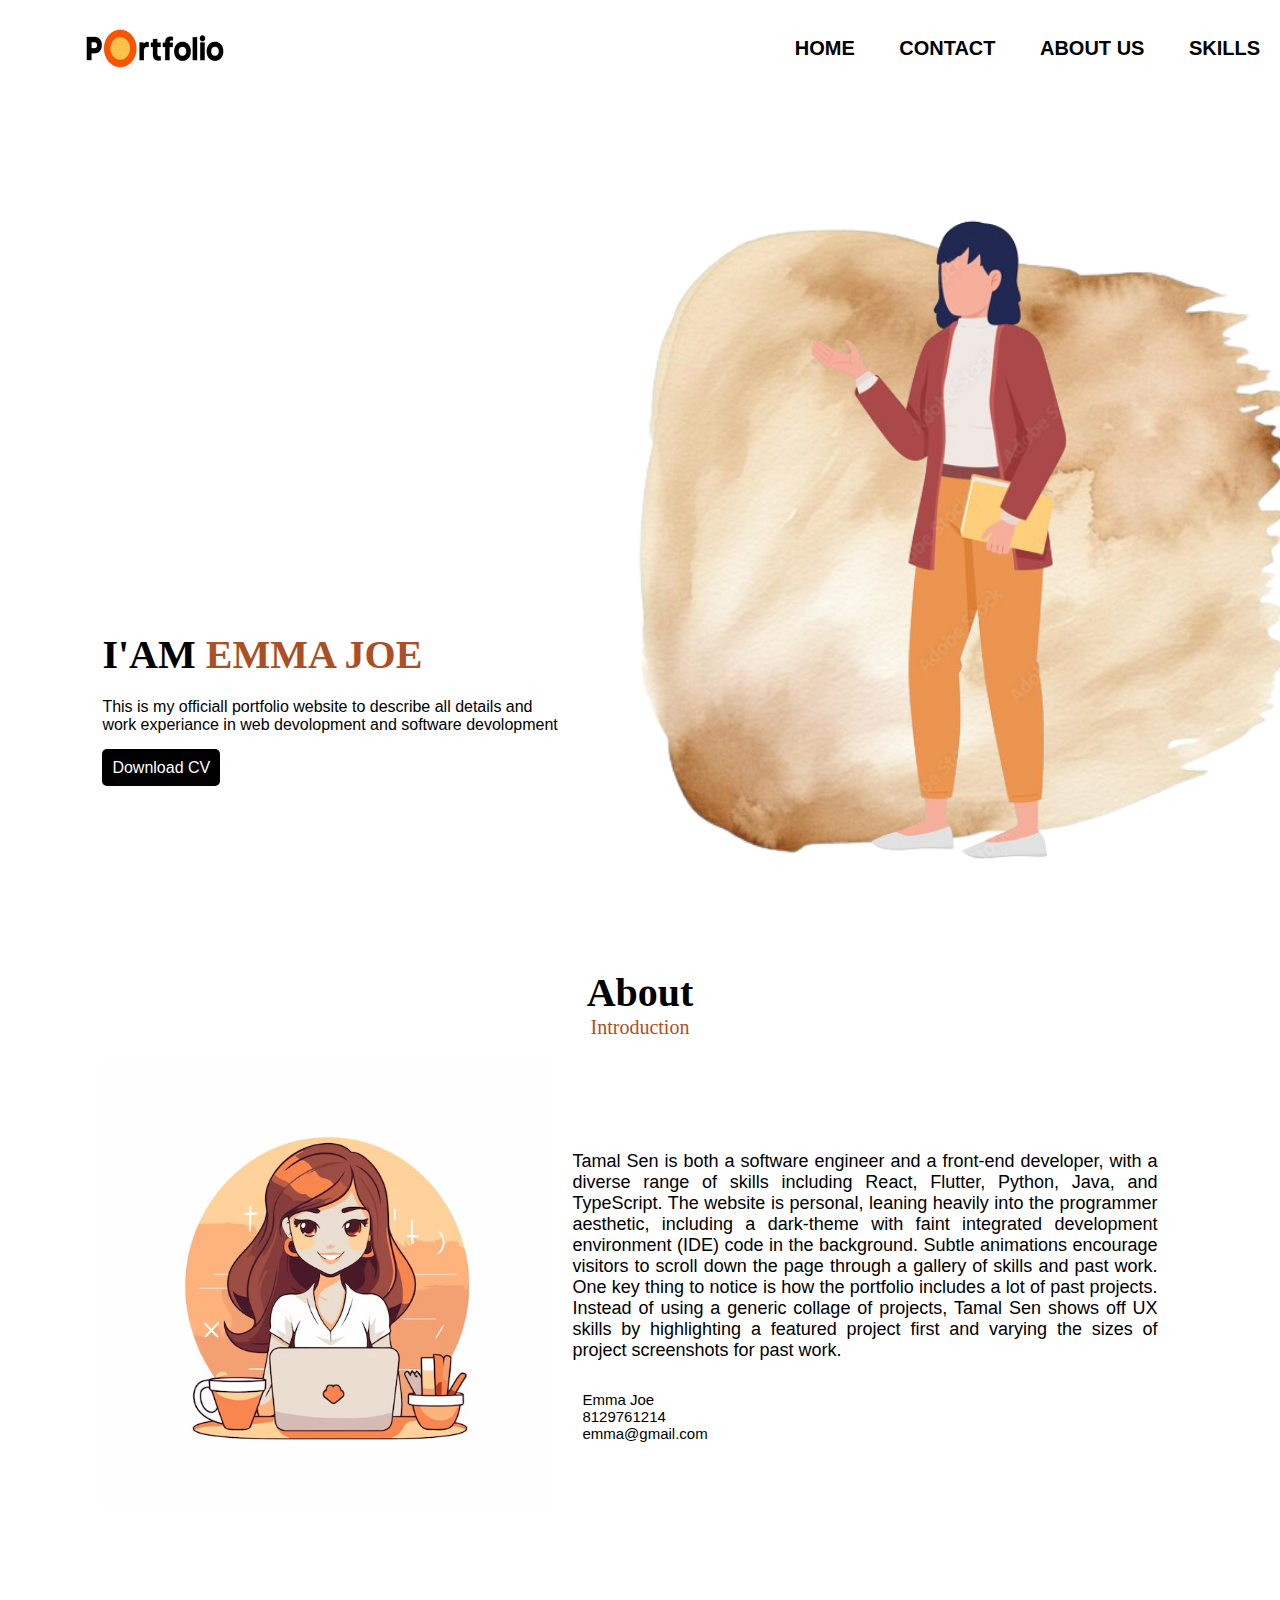
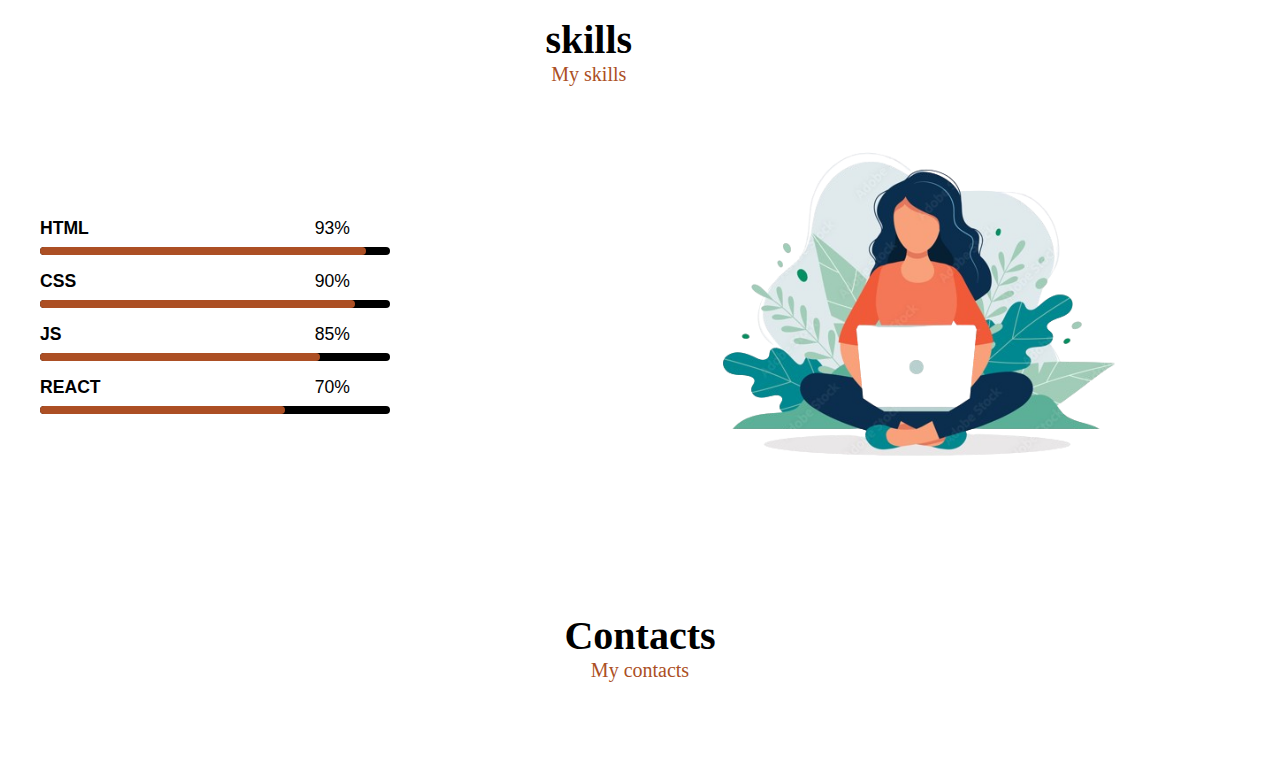
<file: index.html>
<!DOCTYPE html>
<html lang="en">
<head>
    <meta charset="UTF-8">
    <meta name="viewport" content="width=device-width, initial-scale=1.0">
    <title>Document</title>
    <link rel="stylesheet" href="./portfolio.css">
    <link rel="stylesheet" href="https://cdnjs.cloudflare.com/ajax/libs/font-awesome/6.6.0/css/all.min.css" integrity="sha512-Kc323vGBEqzTmouAECnVceyQqyqdsSiqLQISBL29aUW4U/M7pSPA/gEUZQqv1cwx4OnYxTxve5UMg5GT6L4JJg==" crossorigin="anonymous" referrerpolicy="no-referrer" />
    <link rel="preconnect" href="https://fonts.googleapis.com">
<link rel="preconnect" href="https://fonts.gstatic.com" crossorigin>
<link href="https://fonts.googleapis.com/css2?family=Poppins:ital,wght@0,100;0,200;0,300;0,400;0,500;0,600;0,700;0,800;0,900;1,100;1,200;1,300;1,400;1,500;1,600;1,700;1,800;1,900&display=swap" rel="stylesheet">
</head>
<body>
    <div id="container">
        <nav>
            <img class="logo" src="./images/Portfolio.hu_full_logo-removebg-preview.png" class="logo" alt="Refresh again">
            <ul>

               
                    <li class="list-items"><a class="links" href="">HOME</a></li>
                     <li class="list-items"><a class="links" href="">CONTACT</a></li>
                    <li class="list-items"><a class="links" href="">ABOUT US</a></li>
                    <li class="list-items"><a class="links" href="">SKILLS</a></l>
             </ul>
        </nav>

    </div>
    <section id="home">

        <div class="home-content">
        <h1 id="uname">I'AM <span id="lname">EMMA JOE</span></h1>    
        <p id="user-details">This is my officiall portfolio website to describe all details and <br> work experiance in web devolopment and software devolopment </p>
        <a class="dwlnd" href="./resume.pdf">Download CV</a>
        </div>
        <div class="home-images">
            <img class="group1" id="shape" src="./images/there-is-brown-watercolor-stain-white-background-generative-ai_1034044-49418-removebg-preview.png" alt="">
<img class="group1" id="girl" src="./images/1000_F_502943838_eI94KMybQuxjv21UvLv7tsp8v0pQPo2c-removebg-preview.png" alt="">



        </div>

        <div id="about">
<div class="section-head">
    <h3 class="main-head">About</h3>
    <span class="sub-head">Introduction</span>


</div>
<div class="about-body">

    <div id="about-image">
        <img src="./images/young-woman-working-laptop-home-vector-illustration-cartoon-style_1142-88485.avif" alt="">


    </div>
  <div id="about-content">

    <P id="details">Tamal Sen is both a software engineer and a front-end developer, with a diverse range of skills including React, Flutter, Python, Java, and TypeScript.

        The website is personal, leaning heavily into the programmer aesthetic, including a dark-theme with faint integrated development environment (IDE) code in the background. Subtle animations encourage visitors to scroll down the page through a gallery of skills and past work.
        
        One key thing to notice is how the portfolio includes a lot of past projects. Instead of using a generic collage of projects, Tamal Sen shows off UX skills by highlighting a featured project first and varying the sizes of project screenshots for past work.  </P>

        <div class="information">
        <div class="info-box">
            <i class="fa-solid fa-user"></i><span>Emma Joe</span>
            


        


        </div>
        <div class="info-box">
            <i class="fa-solid fa-phone"></i><span>8129761214</span>

        </div>
        <div class="info-box">
            <i class="fa-solid fa-envelope"></i><span>emma@gmail.com</span>
            


        


        </div>


        </div>


  </div>
</div>
</div>






    <!-- skill -->
     <div id="skills">
        <div class="section-head">
            <h3 class="main-head">skills</h3>
            <span class="sub-head">My skills</span>

        </div>
        <div class="skill-content">
            <div class="progress-bar">
                <!-- html bar -->
                <div class="bar">
                    <h3 class="bar-head">HTML</h3>
                    <span class="bar-percent">93%</span>
                    
                    <div class="base-bar"></div>
                    <div class="base-bar html-bar"></div>

                </div>
                <div class="bar">
                    <h3 class="bar-head">CSS</h3>
                    <span class="bar-percent">90%</span>
                    
                    <div class="base-bar"></div>
                    <div class="base-bar css-bar"></div>

                </div>
                <div class="bar">
                    <h3 class="bar-head">JS</h3>
                    <span class="bar-percent">85%</span>
                    
                    <div class="base-bar"></div>
                    <div class="base-bar js-bar"></div>

                </div>
                <div class="bar">
                    <h3 class="bar-head">REACT</h3>
                    <span class="bar-percent">70%</span>
                    
                    <div class="base-bar"></div>
                    <div class="base-bar react-bar"></div>

                </div>


            </div>
            <div class="skill-img">
                <img class="myskill" src="./images/1000_F_259364433_78jm5AbTPxVDaxk3CrhKF4ZwIoWBSzzQ-removebg-preview.png" alt="" height="400">

            </div>
        </div>
     </div>
     <!-- contact -->
      <div id="contact">
        <div class="section-head">
            <h3 class="main-head">Contacts</h3>
            <span class="sub-head">My contacts</span>

        </div>
        
            <div class="icon collection">

               <div class="icons">
                    <a href="" target="_blank"><i class="fa-solid fa-link"></i></a>
                </div>    
                      <div>
                        <a href="" target="_blank"><i class="fa-brands fa-linkedin"></i></a>
</div>                    <a href="" target="_blank"><i class="fa-brands fa-github"></i></a>
<div>
                        <a href="" target="_blank"><i class="fa-brands fa-facebook"></i></a>
    
</div>        
               
    
        
        </div>
      </div>


       
        

    </section>
</body>
</html>
</file>
<file: portfolio.css>
*{
    padding: 0;
    margin: 0;
    font-family: "Maven Pro", sans-serif;
}

#container{
    width: 100%;
    position: relative;
    height: 100vh;
}
.logo{
    height: 97px;
    width:150px;
}

nav{
    display: flex;
    align-items: center;
    justify-content: space-between;
    margin-left: 80px;
}

.list-items{
    display: inline;
    margin: 0px 20px;
}

.links{
    text-decoration: none;
    font-size: 20px;
    color: black;
    font-weight: bold;
}

.home-content{
    margin: -21% 0% 0% 8%;
}

#uname{
    font-size: 40px;
    margin-bottom: 20px;
    font-family: "playwrite AT", cursive;
}
#lname{
    font-size: 40px;
    font-family:"Dancing Script", cursive;
    color: rgb(172, 79, 36);
    

}
#user-details{
    height: 1.5;
    margin-bottom: 25px;
}

.dwlnd{
    text-decoration: none;
    background-color: black;
    color: white;
    padding: 10px;
    border-radius: 5px;
    
}

.links:hover{
    color: rgb(172, 79, 36);
    text-decoration: underline;
}

.home-images{
    width: 45%;
    height: 80%;
    position: absolute;
    bottom: 0%;
    right: 30px;
}
.group1{
    height: 100%;
    position: absolute;
    bottom: 0px;
    left: 50%;
    transform: translateX(-50%);
    transition: bottom 2s, left 1s;

}

.home-images:hover #shape{
    bottom: 40px;
}

.home-images:hover #girl{
    left: 45%;
    
}
#about{
    margin: 15% 8% 0% 8%;
}

.section-head{
    text-align: center;
}
.main-head{
    font-size: 40px;
    font-family:"Dancing Script", cursive;
    
}
.sub-head{
    font-size: 20px;
    color: rgb(172, 79, 36);
    font-family:"Dancing Script", cursive;

}
.about-body{
    display: flex;
    margin-top: 20px;
    align-items: center;
}

#about-image>img{
    width: 450px;

}
#details{
    font-size: 18px;
    text-align: justify;
    padding: 20px;
}
/* #details{
    text-align: justify;
    margin-left: 86px;
} */

.information{
    margin-top: 10px;
}

.info-box{
    display: flex;
    align-items: center;
}

.info-box>span{
    margin-left: 30px;
    font-size: 15px;

}
.sub-head{
    
    font-size: 20px;
}
#skills{
    margin: 8% 8% 0% 0%;
    
}
.myskills{
    width: 100%;
    
    
}
.skill-content{
    display: grid;
    grid-template-columns: 1fr 1fr;
    gap: 10rem;
    margin-top: 20px;
    align-items: center;

}
.bar{
    display: flex;
    align-items: center;
    justify-content: space-between;
    padding: 1rem 0px;
    position: relative;
    width: 350px;
}

.bar-head, .bar-percent{
    font-size: 1.1rem;
    font-weight: 500px;
    margin-left: 40px;
}
.base-bar{
    width: 100%;
    height: 0.5rem;
    background-color: black;
    border-radius: 0.5rem;
    position: absolute;
    bottom: 0px;
    margin-left: 40px;

}

.html-bar{
    width: 93%;
    background-color:  rgb(172, 79, 36);
}
.css-bar{
    width: 90%;
    background-color:  rgb(172, 79, 36);
}

.js-bar{
    width: 80%;
    background-color:  rgb(172, 79, 36);
}
.react-bar{
    width: 70%;
    background-color:  rgb(172, 79, 36);
}
#contact{
    margin: 8%;
}
.icon-collection{
    
}
</file>
